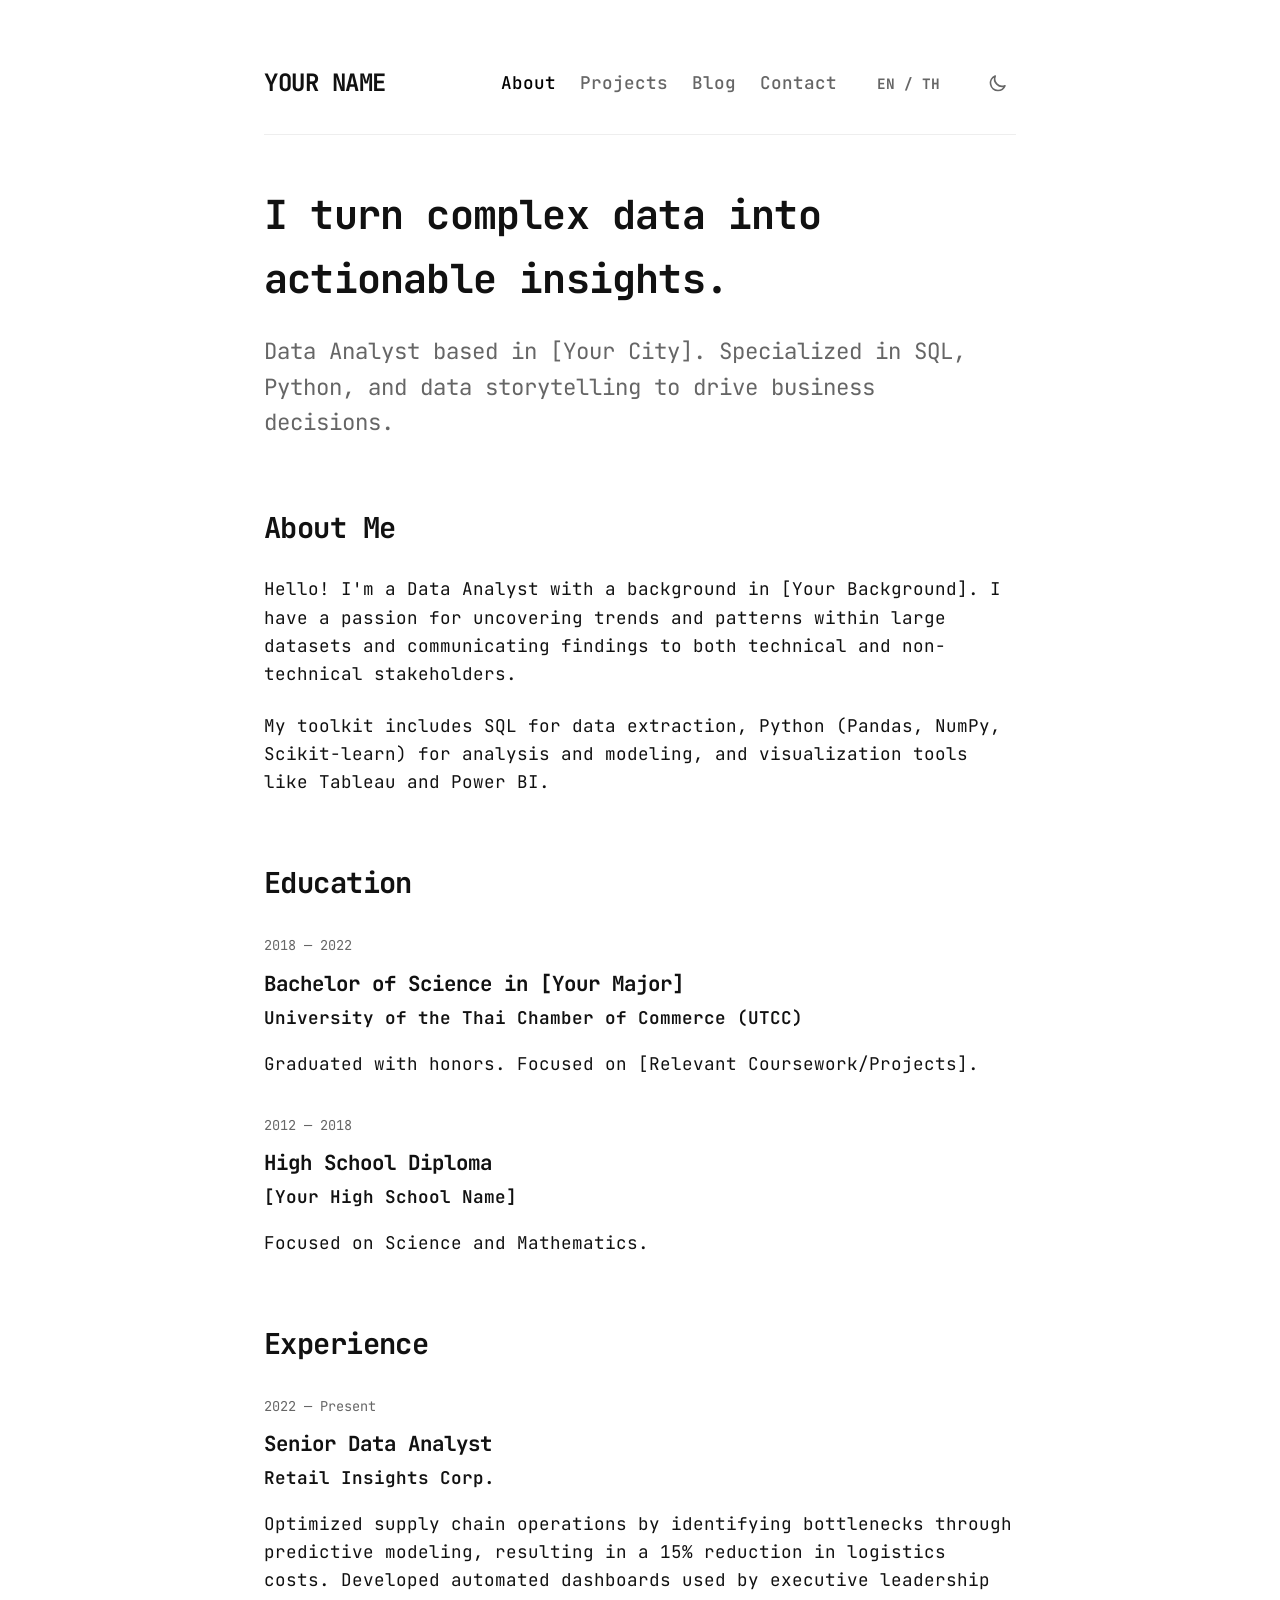
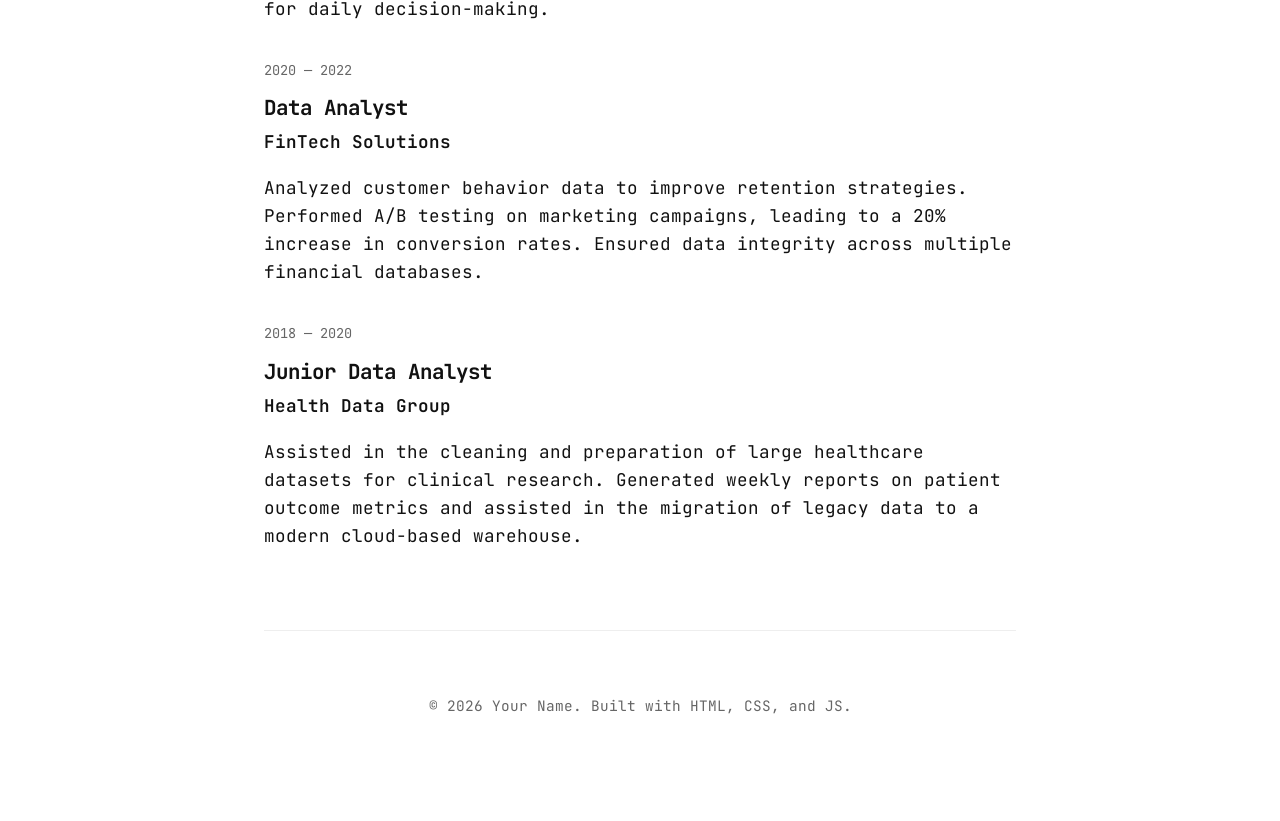
<file: index.html>
<!DOCTYPE html>
<html lang="en">
<head>
    <meta charset="UTF-8">
    <meta name="viewport" content="width=device-width, initial-scale=1.0">
    <title data-en="Your Name | Data Analyst Portfolio" data-th="ชื่อของคุณ | พอร์ตโฟลิโอแนะแนวข้อมูล">Your Name | Data Analyst Portfolio</title>
    <link rel="stylesheet" href="css/style.css">
    <link rel="preconnect" href="https://fonts.googleapis.com">
    <link rel="preconnect" href="https://fonts.gstatic.com" crossorigin>
    <link href="https://fonts.googleapis.com/css2?family=JetBrains+Mono:ital,wght@0,100..800;1,100..800&family=Kanit:wght@300;400;700&display=swap" rel="stylesheet">
    <!-- Inline script to prevent theme flash -->
    <script>
        (function() {
            try {
                var theme = localStorage.getItem('portfolio-theme');
                if (theme === 'dark' || (!theme && window.matchMedia('(prefers-color-scheme: dark)').matches)) {
                    document.documentElement.classList.add('dark');
                }
                var lang = localStorage.getItem('portfolio-lang') || 'en';
                document.documentElement.setAttribute('lang', lang);
            } catch (e) {}
        })();
    </script>
</head>
<body>
    <div class="container">
        <header>
            <div class="nav-container">
                <h1 data-en="YOUR NAME" data-th="ชื่อของคุณ">YOUR NAME</h1>
                <div class="right-nav">
                    <nav>
                        <ul>
                            <li><a href="index.html" class="active" data-en="About" data-th="เกี่ยวกับ">About</a></li>
                            <li><a href="projects.html" data-en="Projects" data-th="โปรเจกต์">Projects</a></li>
                            <li><a href="blog.html" data-en="Blog" data-th="บล็อก">Blog</a></li>
                            <li><a href="contact.html" data-en="Contact" data-th="ติดต่อ">Contact</a></li>
                        </ul>
                    </nav>
                    <button id="lang-toggle" class="lang-toggle" aria-label="Switch Language">
                        EN / TH
                    </button>
                    <button id="theme-toggle" class="theme-toggle" aria-label="Toggle dark mode">
                        <!-- Moon Icon -->
                        <svg id="moon-icon" xmlns="http://www.w3.org/2000/svg" fill="none" viewBox="0 0 24 24" stroke="currentColor">
                            <path stroke-linecap="round" stroke-linejoin="round" stroke-width="2" d="M20.354 15.354A9 9 0 018.646 3.646 9.003 9.003 0 0012 21a9.003 9.003 0 008.354-5.646z" />
                        </svg>
                        <!-- Sun Icon -->
                        <svg id="sun-icon" xmlns="http://www.w3.org/2000/svg" fill="none" viewBox="0 0 24 24" stroke="currentColor">
                            <path stroke-linecap="round" stroke-linejoin="round" stroke-width="2" d="M12 3v1m0 16v1m9-9h-1M4 12H3m15.364-6.364l-.707.707M6.343 17.657l-.707.707m12.728 0l-.707-.707M6.343 6.343l-.707-.707m12.728 12.728l-.707-.707M12 8a4 4 0 100 8 4 4 0 000-8z" />
                        </svg>
                    </button>
                </div>
            </div>
        </header>

        <main>
            <section class="hero">
                <h2 data-en="I turn complex data into actionable insights." data-th="เปลี่ยนข้อมูลที่ซับซ้อนให้กลายเป็นข้อมูลเชิงลึกที่นำไปใช้งานได้จริง">I turn complex data into actionable insights.</h2>
                <p class="lead" data-en="Data Analyst based in [Your City]. Specialized in SQL, Python, and data storytelling to drive business decisions." data-th="นักวิเคราะห์ข้อมูล (Data Analyst) ประจำ [เมืองของคุณ] ผู้เชี่ยวชาญด้าน SQL, Python และการนำเสนอข้อมูล (Data Storytelling) เพื่อขับเคลื่อนการตัดสินใจทางธุรกิจ">Data Analyst based in [Your City]. Specialized in SQL, Python, and data storytelling to drive business decisions.</p>
            </section>

            <section id="about">
                <h2 data-en="About Me" data-th="เกี่ยวกับฉัน">About Me</h2>
                <p data-en="Hello! I'm a Data Analyst with a background in [Your Background]. I have a passion for uncovering trends and patterns within large datasets and communicating findings to both technical and non-technical stakeholders." data-th="สวัสดีครับ! ผมเป็นนักวิเคราะห์ข้อมูลที่มีพื้นฐานมาจาก [ภูมิหลังของคุณ] ผมมีความหลงใหลในการค้นหาแนวโน้มและรูปแบบภายในชุดข้อมูลขนาดใหญ่ และสื่อสารสิ่งที่ค้นพบให้กับผู้ที่มีส่วนได้ส่วนเสียทั้งในสายเทคนิคและไม่ใช่สายเทคนิค">Hello! I'm a Data Analyst with a background in [Your Background]. I have a passion for uncovering trends and patterns within large datasets and communicating findings to both technical and non-technical stakeholders.</p>
                <p data-en="My toolkit includes SQL for data extraction, Python (Pandas, NumPy, Scikit-learn) for analysis and modeling, and visualization tools like Tableau and Power BI." data-th="เครื่องมือที่ผมใช้ประกอบด้วย SQL สำหรับการดึงข้อมูล, Python (Pandas, NumPy, Scikit-learn) สำหรับการวิเคราะห์และสร้างแบบจำลอง และเครื่องมือสร้างภาพข้อมูล เช่น Tableau และ Power BI">My toolkit includes SQL for data extraction, Python (Pandas, NumPy, Scikit-learn) for analysis and modeling, and visualization tools like Tableau and Power BI.</p>
            </section>

            <section id="education">
                <h2 data-en="Education" data-th="การศึกษา">Education</h2>
                
                <div class="resume-item">
                    <span class="date">2018 — 2022</span>
                    <h3 data-en="Bachelor of Science in [Your Major]" data-th="วิทยาศาสตรบัณฑิต สาขา [วิชาเอกของคุณ]">Bachelor of Science in [Your Major]</h3>
                    <span class="role" data-en="University of the Thai Chamber of Commerce (UTCC)" data-th="มหาวิทยาลัยหอการค้าไทย (UTCC)">University of the Thai Chamber of Commerce (UTCC)</span>
                    <p data-en="Graduated with honors. Focused on [Relevant Coursework/Projects]." data-th="สำเร็จการศึกษาด้วยเกียรตินิยม เน้นหนักในด้าน [วิชาที่เกี่ยวข้อง/โปรเจกต์]">Graduated with honors. Focused on [Relevant Coursework/Projects].</p>
                </div>

                <div class="resume-item">
                    <span class="date">2012 — 2018</span>
                    <h3 data-en="High School Diploma" data-th="วุฒิการศึกษาระดับมัธยมปลาย">High School Diploma</h3>
                    <span class="role" data-en="[Your High School Name]" data-th="[ชื่อโรงเรียนมัธยมของคุณ]">[Your High School Name]</span>
                    <p data-en="Focused on Science and Mathematics." data-th="เน้นการเรียนสายวิทยาศาสตร์และคณิตศาสตร์">Focused on Science and Mathematics.</p>
                </div>
            </section>

            <section id="experience">
                <h2 data-en="Experience" data-th="ประสบการณ์การทำงาน">Experience</h2>
                
                <div class="resume-item">
                    <span class="date">2022 — Present</span>
                    <h3 data-en="Senior Data Analyst" data-th="นักวิเคราะห์ข้อมูลอาวุโส">Senior Data Analyst</h3>
                    <span class="role" data-en="Retail Insights Corp." data-th="บริษัท รีเทล อินไซต์ คอร์ป">Retail Insights Corp.</span>
                    <p data-en="Optimized supply chain operations by identifying bottlenecks through predictive modeling, resulting in a 15% reduction in logistics costs. Developed automated dashboards used by executive leadership for daily decision-making." data-th="ปรับปรุงการดำเนินงานของซัพพลายเชนโดยการระบุจุดคอขวดผ่านการสร้างแบบจำลองเชิงคาดการณ์ ส่งผลให้ต้นทุนด้านโลจิสติกส์ลดลง 15% พัฒนาแดชบอร์ดอัตโนมัติที่ผู้บริหารใช้สำหรับการตัดสินใจรายวัน">Optimized supply chain operations by identifying bottlenecks through predictive modeling, resulting in a 15% reduction in logistics costs. Developed automated dashboards used by executive leadership for daily decision-making.</p>
                </div>

                <div class="resume-item">
                    <span class="date">2020 — 2022</span>
                    <h3 data-en="Data Analyst" data-th="นักวิเคราะห์ข้อมูล">Data Analyst</h3>
                    <span class="role" data-en="FinTech Solutions" data-th="บริษัท ฟินเทค โซลูชันส์">FinTech Solutions</span>
                    <p data-en="Analyzed customer behavior data to improve retention strategies. Performed A/B testing on marketing campaigns, leading to a 20% increase in conversion rates. Ensured data integrity across multiple financial databases." data-th="วิเคราะห์ข้อมูลพฤติกรรมลูกค้าเพื่อปรับปรุงกลยุทธ์การรักษาลูกค้า ทำการทดสอบ A/B ในแคมเปญการตลาด ส่งผลให้มีอัตราการเปลี่ยนแปลงเพิ่มขึ้น 20% ตรวจสอบความถูกต้องของข้อมูลในฐานข้อมูลทางการเงินหลายแห่ง">Analyzed customer behavior data to improve retention strategies. Performed A/B testing on marketing campaigns, leading to a 20% increase in conversion rates. Ensured data integrity across multiple financial databases.</p>
                </div>

                <div class="resume-item">
                    <span class="date">2018 — 2020</span>
                    <h3 data-en="Junior Data Analyst" data-th="นักวิเคราะห์ข้อมูลรุ่นเยาว์">Junior Data Analyst</h3>
                    <span class="role" data-en="Health Data Group" data-th="กลุ่มข้อมูลสุขภาพ">Health Data Group</span>
                    <p data-en="Assisted in the cleaning and preparation of large healthcare datasets for clinical research. Generated weekly reports on patient outcome metrics and assisted in the migration of legacy data to a modern cloud-based warehouse." data-th="ช่วยในการทำความสะอาดและจัดเตรียมชุดข้อมูลสุขภาพขนาดใหญ่สำหรับการวิจัยทางคลินิก สร้างรายงานประจำสัปดาห์เกี่ยวกับตัวชี้วัดผลลัพธ์ของผู้ป่วย และช่วยในการโอนย้ายข้อมูลเก่าไปยังคลังข้อมูลบนคลาวด์ที่ทันสมัย">Assisted in the cleaning and preparation of large healthcare datasets for clinical research. Generated weekly reports on patient outcome metrics and assisted in the migration of legacy data to a modern cloud-based warehouse.</p>
                </div>
            </section>
        </main>

        <footer>
            <p data-en="&copy; 2026 Your Name. Built with HTML, CSS, and JS." data-th="&copy; 2026 ชื่อของคุณ สร้างด้วย HTML, CSS และ JS.">&copy; 2026 Your Name. Built with HTML, CSS, and JS.</p>
        </footer>
    </div>
    <script src="js/main.js"></script>
</body>
</html>
</file>
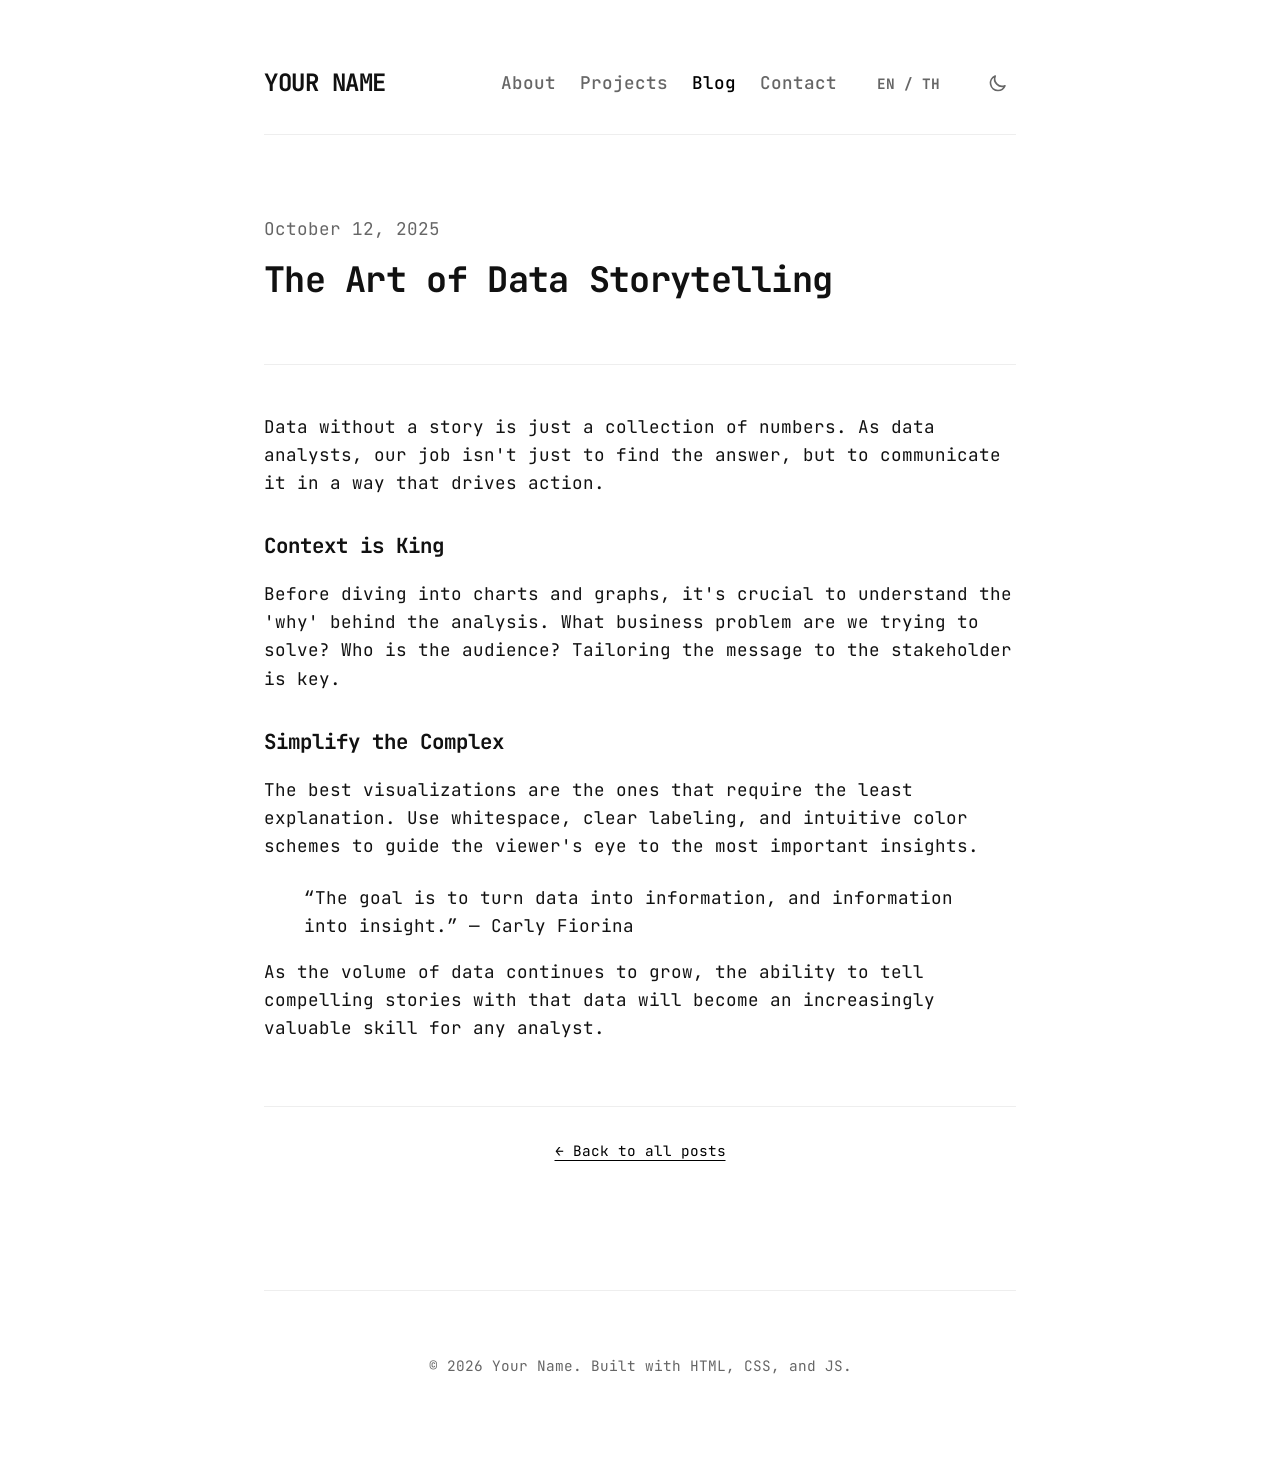
<file: blog-post.html>
<!DOCTYPE html>
<html lang="en">
<head>
    <meta charset="UTF-8">
    <meta name="viewport" content="width=device-width, initial-scale=1.0">
    <title data-en="Blog Post | Your Name | Data Analyst" data-th="โพสต์บล็อก | ชื่อของคุณ | นักวิเคราะห์ข้อมูล">Blog Post | Your Name | Data Analyst</title>
    <link rel="stylesheet" href="css/style.css">
    <link rel="preconnect" href="https://fonts.googleapis.com">
    <link rel="preconnect" href="https://fonts.gstatic.com" crossorigin>
    <link href="https://fonts.googleapis.com/css2?family=JetBrains+Mono:ital,wght@0,100..800;1,100..800&family=Kanit:wght@300;400;700&display=swap" rel="stylesheet">
    <script>
        (function() {
            try {
                var theme = localStorage.getItem('portfolio-theme');
                if (theme === 'dark' || (!theme && window.matchMedia('(prefers-color-scheme: dark)').matches)) {
                    document.documentElement.classList.add('dark');
                }
                var lang = localStorage.getItem('portfolio-lang') || 'en';
                document.documentElement.setAttribute('lang', lang);
            } catch (e) {}
        })();
    </script>
</head>
<body>
    <div class="container">
        <header>
            <div class="nav-container">
                <h1 data-en="YOUR NAME" data-th="ชื่อของคุณ">YOUR NAME</h1>
                <div class="right-nav">
                    <nav>
                        <ul>
                            <li><a href="index.html" data-en="About" data-th="เกี่ยวกับ">About</a></li>
                            <li><a href="projects.html" data-en="Projects" data-th="โปรเจกต์">Projects</a></li>
                            <li><a href="blog.html" class="active" data-en="Blog" data-th="บล็อก">Blog</a></li>
                            <li><a href="contact.html" data-en="Contact" data-th="ติดต่อ">Contact</a></li>
                        </ul>
                    </nav>
                    <button id="lang-toggle" class="lang-toggle" aria-label="Switch Language">
                        EN / TH
                    </button>
                    <button id="theme-toggle" class="theme-toggle" aria-label="Toggle dark mode">
                        <svg id="moon-icon" xmlns="http://www.w3.org/2000/svg" fill="none" viewBox="0 0 24 24" stroke="currentColor">
                            <path stroke-linecap="round" stroke-linejoin="round" stroke-width="2" d="M20.354 15.354A9 9 0 018.646 3.646 9.003 9.003 0 0012 21a9.003 9.003 0 008.354-5.646z" />
                        </svg>
                        <svg id="sun-icon" xmlns="http://www.w3.org/2000/svg" fill="none" viewBox="0 0 24 24" stroke="currentColor">
                            <path stroke-linecap="round" stroke-linejoin="round" stroke-width="2" d="M12 3v1m0 16v1m9-9h-1M4 12H3m15.364-6.364l-.707.707M6.343 17.657l-.707.707m12.728 0l-.707-.707M6.343 6.343l-.707-.707m12.728 12.728l-.707-.707M12 8a4 4 0 100 8 4 4 0 000-8z" />
                        </svg>
                    </button>
                </div>
            </div>
        </header>

        <main>
            <article>
                <header class="post-header">
                    <span class="date" data-en="October 12, 2025" data-th="12 ตุลาคม 2025" style="font-family: var(--font-mono); color: var(--text-secondary);">October 12, 2025</span>
                    <h2 data-en="The Art of Data Storytelling" data-th="ศิลปะแห่งการเล่าเรื่องด้วยข้อมูล" style="margin-top: 0.5rem; font-size: 2.2rem;">The Art of Data Storytelling</h2>
                </header>
                
                <div class="post-content" style="margin-top: 3rem;">
                    <p data-en="Data without a story is just a collection of numbers. As data analysts, our job isn't just to find the answer, but to communicate it in a way that drives action." data-th="ข้อมูลที่ไม่มีเรื่องราวก็เป็นเพียงแค่กลุ่มตัวเลข ในฐานะนักวิเคราะห์ข้อมูล งานของเราไม่ใช่แค่การค้นหาคำตอบ แต่คือการสื่อสารในรูปแบบที่ขับเคลื่อนให้เกิดการลงมือทำ">Data without a story is just a collection of numbers. As data analysts, our job isn't just to find the answer, but to communicate it in a way that drives action.</p>
                    
                    <h3 data-en="Context is King" data-th="บริบทคือหัวใจสำคัญ">Context is King</h3>
                    <p data-en="Before diving into charts and graphs, it's crucial to understand the 'why' behind the analysis. What business problem are we trying to solve? Who is the audience? Tailoring the message to the stakeholder is key." data-th="ก่อนจะดำดิ่งลงไปในแผนภูมิและกราฟ สิ่งสำคัญคือต้องเข้าใจ 'เหตุผล' เบื้องหลังการวิเคราะห์ ปัญหาทางธุรกิจที่เราพยายามแก้ไขคืออะไร? ใครคือกลุ่มเป้าหมาย? การปรับแต่งข้อความให้เหมาะกับผู้มีส่วนได้ส่วนเสียคือหัวใจสำคัญ">Before diving into charts and graphs, it's crucial to understand the "why" behind the analysis. What business problem are we trying to solve? Who is the audience? Tailoring the message to the stakeholder is key.</p>
                    
                    <h3 data-en="Simplify the Complex" data-th="ทำให้เรื่องยากเป็นเรื่องง่าย">Simplify the Complex</h3>
                    <p data-en="The best visualizations are the ones that require the least explanation. Use whitespace, clear labeling, and intuitive color schemes to guide the viewer's eye to the most important insights." data-th="การนำเสนอข้อมูลภาพที่ดีที่สุดคือสิ่งที่มีการอธิบายให้น้อยที่สุด ใช้พื้นที่ว่าง การติดฉลากที่ชัดเจน และโทนสีที่เข้าใจง่ายเพื่อดึงดูดสายตาของผู้ชมไปยังข้อมูลเชิงลึกที่สำคัญที่สุด">The best visualizations are the ones that require the least explanation. Use whitespace, clear labeling, and intuitive color schemes to guide the viewer's eye to the most important insights.</p>
                    
                    <blockquote data-en="&ldquo;The goal is to turn data into information, and information into insight.&rdquo; &mdash; Carly Fiorina" data-th="&ldquo;เป้าหมายคือการเปลี่ยนข้อมูลให้เป็นสารสนเทศ และเปลี่ยนสารสนเทศให้เป็นข้อมูลเชิงลึก&rdquo; &mdash; Carly Fiorina">
                        "The goal is to turn data into information, and information into insight." — Carly Fiorina
                    </blockquote>
                    
                    <p data-en="As the volume of data continues to grow, the ability to tell compelling stories with that data will become an increasingly valuable skill for any analyst." data-th="เมื่อปริมาณข้อมูลเติบโตขึ้นอย่างต่อเนื่อง ความสามารถในการเล่าเรื่องราวที่น่าสนใจด้วยข้อมูลนั้นจะกลายเป็นทักษะที่มีคุณค่ามากขึ้นสำหรับนักวิเคราะห์ทุกคน">As the volume of data continues to grow, the ability to tell compelling stories with that data will become an increasingly valuable skill for any analyst.</p>
                </div>
                
                <footer style="margin-top: 4rem; border-top: 1px solid var(--border-color); padding-top: 2rem;">
                    <a href="blog.html" data-en="&larr; Back to all posts" data-th="&larr; กลับไปยังโพสต์ทั้งหมด">&larr; Back to all posts</a>
                </footer>
            </article>
        </main>

        <footer>
            <p data-en="&copy; 2026 Your Name. Built with HTML, CSS, and JS." data-th="&copy; 2026 ชื่อของคุณ สร้างด้วย HTML, CSS และ JS.">&copy; 2026 Your Name. Built with HTML, CSS, and JS.</p>
        </footer>
    </div>
    <script src="js/main.js"></script>
</body>
</html>
</file>
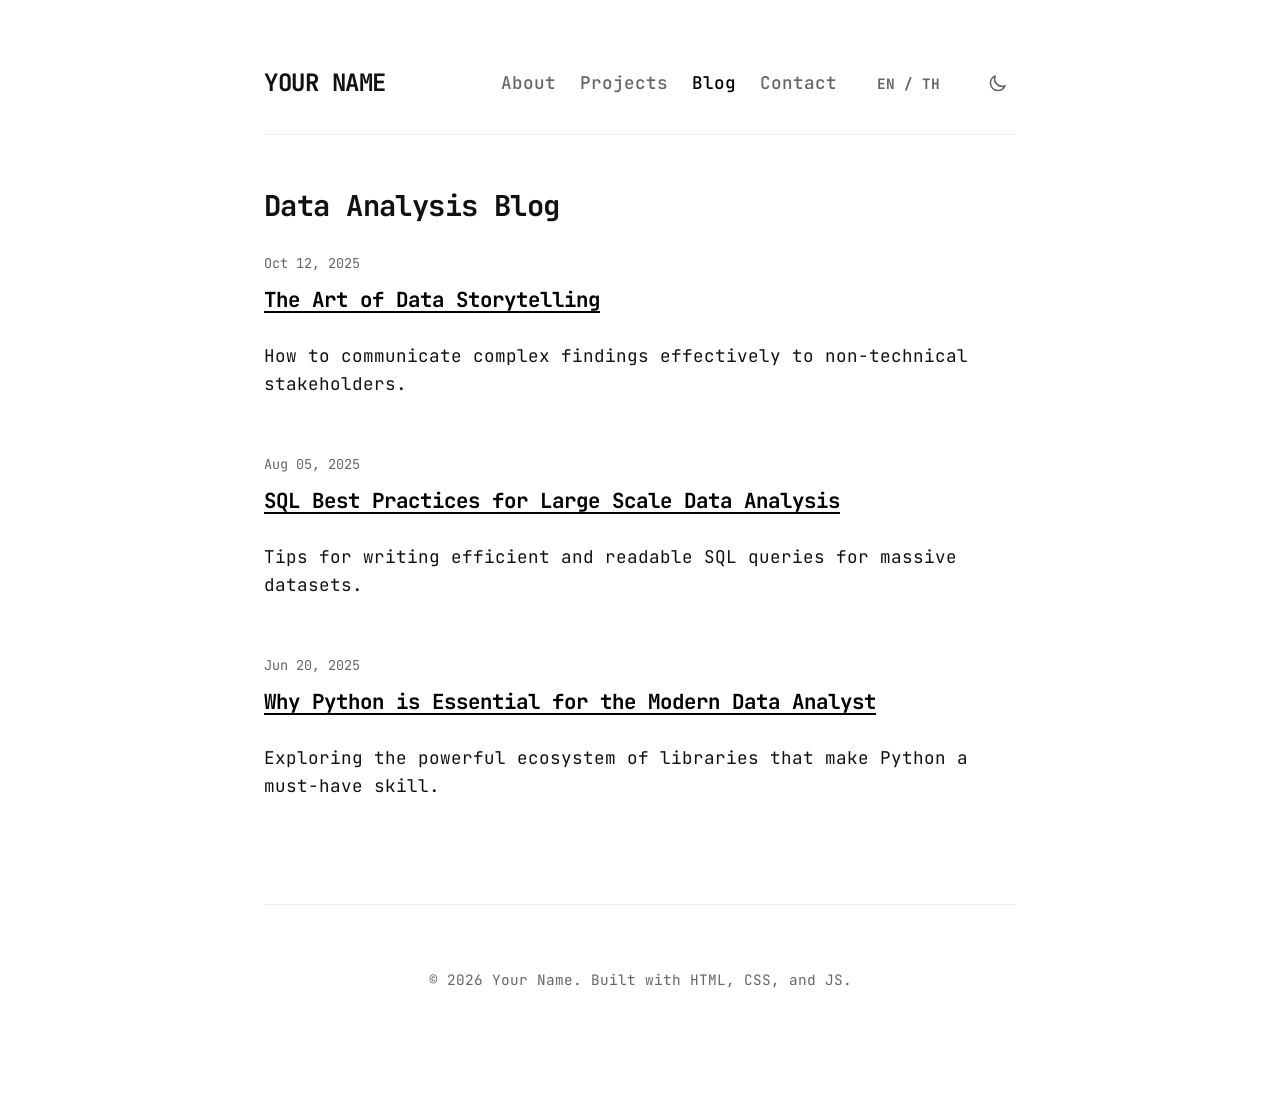
<file: blog.html>
<!DOCTYPE html>
<html lang="en">
<head>
    <meta charset="UTF-8">
    <meta name="viewport" content="width=device-width, initial-scale=1.0">
    <title data-en="Blog | Your Name | Data Analyst" data-th="บล็อก | ชื่อของคุณ | นักวิเคราะห์ข้อมูล">Blog | Your Name | Data Analyst</title>
    <link rel="stylesheet" href="css/style.css">
    <link rel="preconnect" href="https://fonts.googleapis.com">
    <link rel="preconnect" href="https://fonts.gstatic.com" crossorigin>
    <link href="https://fonts.googleapis.com/css2?family=JetBrains+Mono:ital,wght@0,100..800;1,100..800&family=Kanit:wght@300;400;700&display=swap" rel="stylesheet">
    <script>
        (function() {
            try {
                var theme = localStorage.getItem('portfolio-theme');
                if (theme === 'dark' || (!theme && window.matchMedia('(prefers-color-scheme: dark)').matches)) {
                    document.documentElement.classList.add('dark');
                }
                var lang = localStorage.getItem('portfolio-lang') || 'en';
                document.documentElement.setAttribute('lang', lang);
            } catch (e) {}
        })();
    </script>
</head>
<body>
    <div class="container">
        <header>
            <div class="nav-container">
                <h1 data-en="YOUR NAME" data-th="ชื่อของคุณ">YOUR NAME</h1>
                <div class="right-nav">
                    <nav>
                        <ul>
                            <li><a href="index.html" data-en="About" data-th="เกี่ยวกับ">About</a></li>
                            <li><a href="projects.html" data-en="Projects" data-th="โปรเจกต์">Projects</a></li>
                            <li><a href="blog.html" class="active" data-en="Blog" data-th="บล็อก">Blog</a></li>
                            <li><a href="contact.html" data-en="Contact" data-th="ติดต่อ">Contact</a></li>
                        </ul>
                    </nav>
                    <button id="lang-toggle" class="lang-toggle" aria-label="Switch Language">
                        EN / TH
                    </button>
                    <button id="theme-toggle" class="theme-toggle" aria-label="Toggle dark mode">
                        <svg id="moon-icon" xmlns="http://www.w3.org/2000/svg" fill="none" viewBox="0 0 24 24" stroke="currentColor">
                            <path stroke-linecap="round" stroke-linejoin="round" stroke-width="2" d="M20.354 15.354A9 9 0 018.646 3.646 9.003 9.003 0 0012 21a9.003 9.003 0 008.354-5.646z" />
                        </svg>
                        <svg id="sun-icon" xmlns="http://www.w3.org/2000/svg" fill="none" viewBox="0 0 24 24" stroke="currentColor">
                            <path stroke-linecap="round" stroke-linejoin="round" stroke-width="2" d="M12 3v1m0 16v1m9-9h-1M4 12H3m15.364-6.364l-.707.707M6.343 17.657l-.707.707m12.728 0l-.707-.707M6.343 6.343l-.707-.707m12.728 12.728l-.707-.707M12 8a4 4 0 100 8 4 4 0 000-8z" />
                        </svg>
                    </button>
                </div>
            </div>
        </header>

        <main>
            <section id="blog">
                <h2 data-en="Data Analysis Blog" data-th="บล็อกการวิเคราะห์ข้อมูล">Data Analysis Blog</h2>
                <ul class="blog-list">
                    <li class="blog-item">
                        <span class="date" data-en="Oct 12, 2025" data-th="12 ต.ค. 2025">Oct 12, 2025</span>
                        <h3><a href="blog-post.html" data-en="The Art of Data Storytelling" data-th="ศิลปะแห่งการเล่าเรื่องด้วยข้อมูล">The Art of Data Storytelling</a></h3>
                        <p data-en="How to communicate complex findings effectively to non-technical stakeholders." data-th="วิธีสื่อสารผลลัพธ์ที่ซับซ้อนอย่างมีประสิทธิภาพให้กับผู้มีส่วนได้ส่วนเสียที่ไม่ใช่สายเทคนิค">How to communicate complex findings effectively to non-technical stakeholders.</p>
                    </li>
                    <li class="blog-item">
                        <span class="date" data-en="Aug 05, 2025" data-th="05 ส.ค. 2025">Aug 05, 2025</span>
                        <h3><a href="#" data-en="SQL Best Practices for Large Scale Data Analysis" data-th="แนวทางปฏิบัติที่ดีที่สุดของ SQL สำหรับการวิเคราะห์ข้อมูลขนาดใหญ่">SQL Best Practices for Large Scale Data Analysis</a></h3>
                        <p data-en="Tips for writing efficient and readable SQL queries for massive datasets." data-th="เคล็ดลับในการเขียนแบบสอบถาม SQL ที่มีประสิทธิภาพและอ่านง่ายสำหรับชุดข้อมูลมหาศาล">Tips for writing efficient and readable SQL queries for massive datasets.</p>
                    </li>
                    <li class="blog-item">
                        <span class="date" data-en="Jun 20, 2025" data-th="20 มิ.ย. 2025">Jun 20, 2025</span>
                        <h3><a href="#" data-en="Why Python is Essential for the Modern Data Analyst" data-th="ทำไม Python ถึงจำเป็นสำหรับนักวิเคราะห์ข้อมูลยุคใหม่">Why Python is Essential for the Modern Data Analyst</a></h3>
                        <p data-en="Exploring the powerful ecosystem of libraries that make Python a must-have skill." data-th="สำรวจระบบนิเวศที่ทรงพลังของไลบรารีที่ทำให้ Python เป็นทักษะที่ต้องมี">Exploring the powerful ecosystem of libraries that make Python a must-have skill.</p>
                    </li>
                </ul>
            </section>
        </main>

        <footer>
            <p data-en="&copy; 2026 Your Name. Built with HTML, CSS, and JS." data-th="&copy; 2026 ชื่อของคุณ สร้างด้วย HTML, CSS และ JS.">&copy; 2026 Your Name. Built with HTML, CSS, and JS.</p>
        </footer>
    </div>
    <script src="js/main.js"></script>
</body>
</html>
</file>
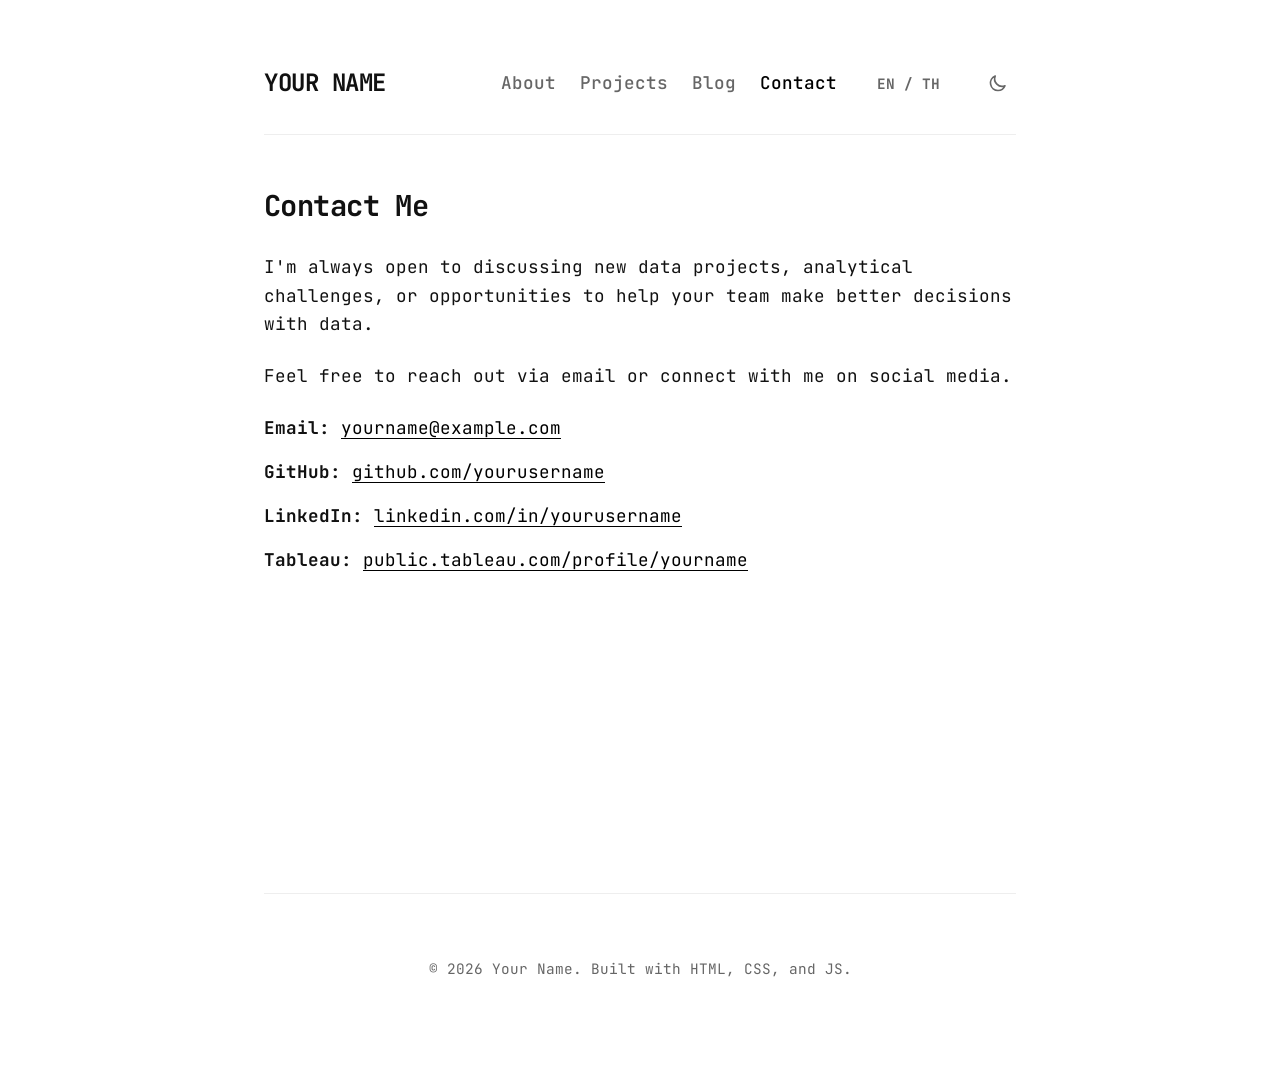
<file: contact.html>
<!DOCTYPE html>
<html lang="en">
<head>
    <meta charset="UTF-8">
    <meta name="viewport" content="width=device-width, initial-scale=1.0">
    <title data-en="Contact | Your Name | Data Analyst" data-th="ติดต่อ | ชื่อของคุณ | นักวิเคราะห์ข้อมูล">Contact | Your Name | Data Analyst</title>
    <link rel="stylesheet" href="css/style.css">
    <link rel="preconnect" href="https://fonts.googleapis.com">
    <link rel="preconnect" href="https://fonts.gstatic.com" crossorigin>
    <link href="https://fonts.googleapis.com/css2?family=JetBrains+Mono:ital,wght@0,100..800;1,100..800&family=Kanit:wght@300;400;700&display=swap" rel="stylesheet">
    <script>
        (function() {
            try {
                var theme = localStorage.getItem('portfolio-theme');
                if (theme === 'dark' || (!theme && window.matchMedia('(prefers-color-scheme: dark)').matches)) {
                    document.documentElement.classList.add('dark');
                }
                var lang = localStorage.getItem('portfolio-lang') || 'en';
                document.documentElement.setAttribute('lang', lang);
            } catch (e) {}
        })();
    </script>
</head>
<body>
    <div class="container">
        <header>
            <div class="nav-container">
                <h1 data-en="YOUR NAME" data-th="ชื่อของคุณ">YOUR NAME</h1>
                <div class="right-nav">
                    <nav>
                        <ul>
                            <li><a href="index.html" data-en="About" data-th="เกี่ยวกับ">About</a></li>
                            <li><a href="projects.html" data-en="Projects" data-th="โปรเจกต์">Projects</a></li>
                            <li><a href="blog.html" data-en="Blog" data-th="บล็อก">Blog</a></li>
                            <li><a href="contact.html" class="active" data-en="Contact" data-th="ติดต่อ">Contact</a></li>
                        </ul>
                    </nav>
                    <button id="lang-toggle" class="lang-toggle" aria-label="Switch Language">
                        EN / TH
                    </button>
                    <button id="theme-toggle" class="theme-toggle" aria-label="Toggle dark mode">
                        <svg id="moon-icon" xmlns="http://www.w3.org/2000/svg" fill="none" viewBox="0 0 24 24" stroke="currentColor">
                            <path stroke-linecap="round" stroke-linejoin="round" stroke-width="2" d="M20.354 15.354A9 9 0 018.646 3.646 9.003 9.003 0 0012 21a9.003 9.003 0 008.354-5.646z" />
                        </svg>
                        <svg id="sun-icon" xmlns="http://www.w3.org/2000/svg" fill="none" viewBox="0 0 24 24" stroke="currentColor">
                            <path stroke-linecap="round" stroke-linejoin="round" stroke-width="2" d="M12 3v1m0 16v1m9-9h-1M4 12H3m15.364-6.364l-.707.707M6.343 17.657l-.707.707m12.728 0l-.707-.707M6.343 6.343l-.707-.707m12.728 12.728l-.707-.707M12 8a4 4 0 100 8 4 4 0 000-8z" />
                        </svg>
                    </button>
                </div>
            </div>
        </header>

        <main>
            <section id="contact">
                <h2 data-en="Contact Me" data-th="ติดต่อฉัน">Contact Me</h2>
                <p data-en="I'm always open to discussing new data projects, analytical challenges, or opportunities to help your team make better decisions with data." data-th="ผมเปิดรับการพูดคุยเกี่ยวกับโปรเจกต์ข้อมูลใหม่ๆ ความท้าทายในการวิเคราะห์ หรือโอกาสในการช่วยทีมของคุณตัดสินใจได้ดีขึ้นด้วยข้อมูลเสมอ">I'm always open to discussing new data projects, analytical challenges, or opportunities to help your team make better decisions with data.</p>
                <p data-en="Feel free to reach out via email or connect with me on social media." data-th="ติดต่อผมได้ทางอีเมลหรือเชื่อมต่อกับผมผ่านโซเชียลมีเดีย">Feel free to reach out via email or connect with me on social media.</p>
                
                <ul style="list-style: none; padding: 0;">
                    <li style="margin-bottom: 1rem;"><strong data-en="Email:" data-th="อีเมล:">Email:</strong> <a href="mailto:yourname@example.com">yourname@example.com</a></li>
                    <li style="margin-bottom: 1rem;"><strong data-en="GitHub:" data-th="GitHub:">GitHub:</strong> <a href="https://github.com/yourusername" target="_blank">github.com/yourusername</a></li>
                    <li style="margin-bottom: 1rem;"><strong data-en="LinkedIn:" data-th="LinkedIn:">LinkedIn:</strong> <a href="https://linkedin.com/in/yourusername" target="_blank">linkedin.com/in/yourusername</a></li>
                    <li style="margin-bottom: 1rem;"><strong data-en="Tableau:" data-th="Tableau:">Tableau:</strong> <a href="#" target="_blank">public.tableau.com/profile/yourname</a></li>
                </ul>
            </section>
        </main>

        <footer>
            <p data-en="&copy; 2026 Your Name. Built with HTML, CSS, and JS." data-th="&copy; 2026 ชื่อของคุณ สร้างด้วย HTML, CSS และ JS.">&copy; 2026 Your Name. Built with HTML, CSS, and JS.</p>
        </footer>
    </div>
    <script src="js/main.js"></script>
</body>
</html>
</file>
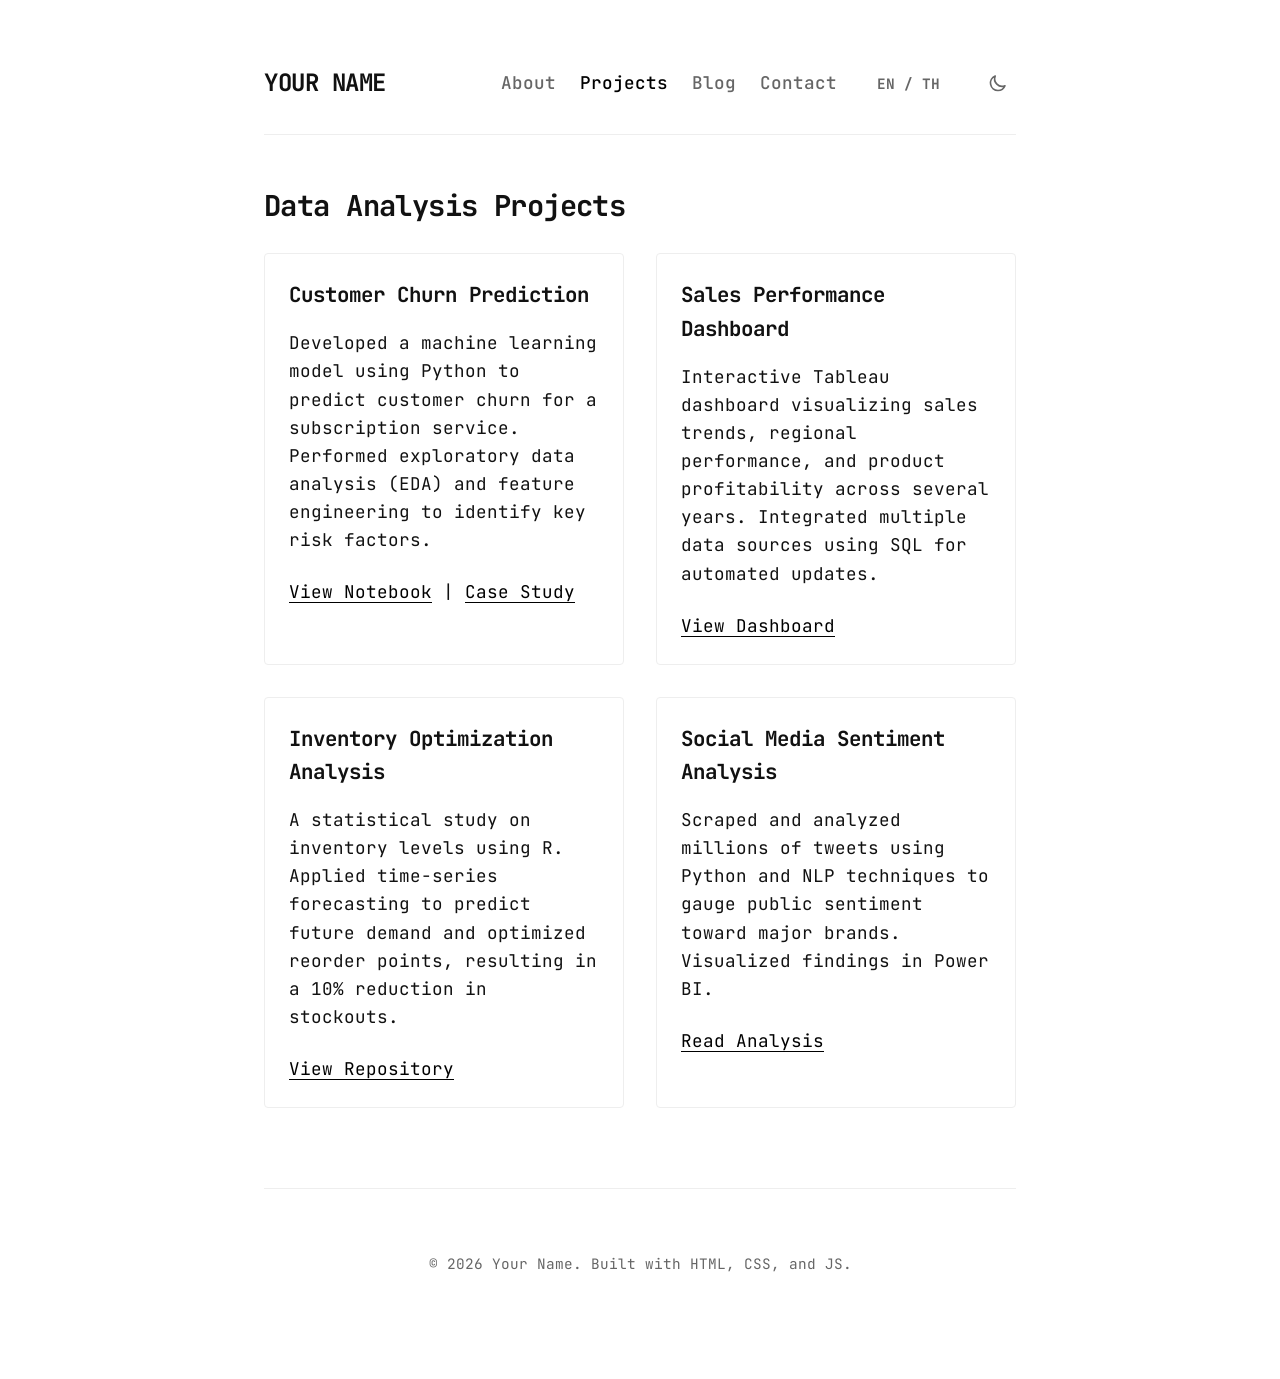
<file: projects.html>
<!DOCTYPE html>
<html lang="en">
<head>
    <meta charset="UTF-8">
    <meta name="viewport" content="width=device-width, initial-scale=1.0">
    <title data-en="Projects | Your Name | Data Analyst" data-th="โปรเจกต์ | ชื่อของคุณ | นักวิเคราะห์ข้อมูล">Projects | Your Name | Data Analyst</title>
    <link rel="stylesheet" href="css/style.css">
    <link rel="preconnect" href="https://fonts.googleapis.com">
    <link rel="preconnect" href="https://fonts.gstatic.com" crossorigin>
    <link href="https://fonts.googleapis.com/css2?family=JetBrains+Mono:ital,wght@0,100..800;1,100..800&family=Kanit:wght@300;400;700&display=swap" rel="stylesheet">
    <script>
        (function() {
            try {
                var theme = localStorage.getItem('portfolio-theme');
                if (theme === 'dark' || (!theme && window.matchMedia('(prefers-color-scheme: dark)').matches)) {
                    document.documentElement.classList.add('dark');
                }
                var lang = localStorage.getItem('portfolio-lang') || 'en';
                document.documentElement.setAttribute('lang', lang);
            } catch (e) {}
        })();
    </script>
</head>
<body>
    <div class="container">
        <header>
            <div class="nav-container">
                <h1 data-en="YOUR NAME" data-th="ชื่อของคุณ">YOUR NAME</h1>
                <div class="right-nav">
                    <nav>
                        <ul>
                            <li><a href="index.html" data-en="About" data-th="เกี่ยวกับ">About</a></li>
                            <li><a href="projects.html" class="active" data-en="Projects" data-th="โปรเจกต์">Projects</a></li>
                            <li><a href="blog.html" data-en="Blog" data-th="บล็อก">Blog</a></li>
                            <li><a href="contact.html" data-en="Contact" data-th="ติดต่อ">Contact</a></li>
                        </ul>
                    </nav>
                    <button id="lang-toggle" class="lang-toggle" aria-label="Switch Language">
                        EN / TH
                    </button>
                    <button id="theme-toggle" class="theme-toggle" aria-label="Toggle dark mode">
                        <svg id="moon-icon" xmlns="http://www.w3.org/2000/svg" fill="none" viewBox="0 0 24 24" stroke="currentColor">
                            <path stroke-linecap="round" stroke-linejoin="round" stroke-width="2" d="M20.354 15.354A9 9 0 018.646 3.646 9.003 9.003 0 0012 21a9.003 9.003 0 008.354-5.646z" />
                        </svg>
                        <svg id="sun-icon" xmlns="http://www.w3.org/2000/svg" fill="none" viewBox="0 0 24 24" stroke="currentColor">
                            <path stroke-linecap="round" stroke-linejoin="round" stroke-width="2" d="M12 3v1m0 16v1m9-9h-1M4 12H3m15.364-6.364l-.707.707M6.343 17.657l-.707.707m12.728 0l-.707-.707M6.343 6.343l-.707-.707m12.728 12.728l-.707-.707M12 8a4 4 0 100 8 4 4 0 000-8z" />
                        </svg>
                    </button>
                </div>
            </div>
        </header>

        <main>
            <section id="projects">
                <h2 data-en="Data Analysis Projects" data-th="โปรเจกต์การวิเคราะห์ข้อมูล">Data Analysis Projects</h2>
                <div class="grid">
                    <div class="card">
                        <h3 data-en="Customer Churn Prediction" data-th="การคาดการณ์การยกเลิกบริการของลูกค้า">Customer Churn Prediction</h3>
                        <p data-en="Developed a machine learning model using Python to predict customer churn for a subscription service. Performed exploratory data analysis (EDA) and feature engineering to identify key risk factors." data-th="พัฒนาแบบจำลองการเรียนรู้ของเครื่องโดยใช้ Python เพื่อคาดการณ์การยกเลิกสมาชิกสำหรับบริการแบบบอกรับสมาชิก ทำการวิเคราะห์ข้อมูลเชิงสำรวจ (EDA) และวิศวกรรมฟีเจอร์เพื่อระบุปัจจัยเสี่ยงที่สำคัญ">Developed a machine learning model using Python to predict customer churn for a subscription service. Performed exploratory data analysis (EDA) and feature engineering to identify key risk factors.</p>
                        <a href="#" target="_blank" data-en="View Notebook" data-th="ดูสมุดบันทึก">View Notebook</a> | <a href="#" target="_blank" data-en="Case Study" data-th="กรณีศึกษา">Case Study</a>
                    </div>

                    <div class="card">
                        <h3 data-en="Sales Performance Dashboard" data-th="แดชบอร์ดประสิทธิภาพการขาย">Sales Performance Dashboard</h3>
                        <p data-en="Interactive Tableau dashboard visualizing sales trends, regional performance, and product profitability across several years. Integrated multiple data sources using SQL for automated updates." data-th="แดชบอร์ด Tableau แบบโต้ตอบที่แสดงภาพแนวโน้มการขาย ประสิทธิภาพตามภูมิภาค และความสามารถในการทำกำไรของผลิตภัณฑ์ในช่วงเวลาหลายปี รวมแหล่งข้อมูลหลายแห่งโดยใช้ SQL สำหรับการอัปเดตอัตโนมัติ">Interactive Tableau dashboard visualizing sales trends, regional performance, and product profitability across several years. Integrated multiple data sources using SQL for automated updates.</p>
                        <a href="#" target="_blank" data-en="View Dashboard" data-th="ดูแดชบอร์ด">View Dashboard</a>
                    </div>

                    <div class="card">
                        <h3 data-en="Inventory Optimization Analysis" data-th="การวิเคราะห์การเพิ่มประสิทธิภาพสินค้าคงคลัง">Inventory Optimization Analysis</h3>
                        <p data-en="A statistical study on inventory levels using R. Applied time-series forecasting to predict future demand and optimized reorder points, resulting in a 10% reduction in stockouts." data-th="การศึกษาทางสถิติเกี่ยวกับระดับสินค้าคงคลังโดยใช้ R ใช้การคาดการณ์อนุกรมเวลาเพื่อทำนายความต้องการในอนาคตและเพิ่มประสิทธิภาพจุดสั่งซื้อใหม่ ส่งผลให้สินค้าขาดสต็อกลดลง 10%">A statistical study on inventory levels using R. Applied time-series forecasting to predict future demand and optimized reorder points, resulting in a 10% reduction in stockouts.</p>
                        <a href="#" target="_blank" data-en="View Repository" data-th="ดูคลังรหัสผ่าน">View Repository</a>
                    </div>

                    <div class="card">
                        <h3 data-en="Social Media Sentiment Analysis" data-th="การวิเคราะห์ความรู้สึกจากโซเชียลมีเดีย">Social Media Sentiment Analysis</h3>
                        <p data-en="Scraped and analyzed millions of tweets using Python and NLP techniques to gauge public sentiment toward major brands. Visualized findings in Power BI." data-th="รวบรวมและวิเคราะห์ทวีตหลายล้านรายการโดยใช้ Python และเทคนิค NLP เพื่อวัดความรู้สึกของสาธารณะต่อแบรนด์หลักๆ แสดงผลลัพธ์ใน Power BI">Scraped and analyzed millions of tweets using Python and NLP techniques to gauge public sentiment toward major brands. Visualized findings in Power BI.</p>
                        <a href="#" target="_blank" data-en="Read Analysis" data-th="อ่านบทวิเคราะห์">Read Analysis</a>
                    </div>
                </div>
            </section>
        </main>

        <footer>
            <p data-en="&copy; 2026 Your Name. Built with HTML, CSS, and JS." data-th="&copy; 2026 ชื่อของคุณ สร้างด้วย HTML, CSS และ JS.">&copy; 2026 Your Name. Built with HTML, CSS, and JS.</p>
        </footer>
    </div>
    <script src="js/main.js"></script>
</body>
</html>
</file>
<file: css/style.css>
:root {
    --bg-color: #ffffff;
    --text-color: #111111;
    --text-secondary: #666666;
    --accent-color: #000000;
    --link-color: #000000;
    --link-hover: #555555;
    --border-color: #eeeeee;
    --card-bg: #ffffff;
    --max-width: 800px;
    --font-main: 'JetBrains Mono', monospace;
    --font-mono: 'JetBrains Mono', monospace;
    --font-thai: 'Kanit', sans-serif;
    --spacing: 1.5rem;
}

html[lang="th"] {
    --font-main: var(--font-thai);
}

html.dark {
    --bg-color: #0a0a0a;
    --text-color: #f5f5f5;
    --text-secondary: #a0a0a0;
    --accent-color: #ffffff;
    --link-color: #ffffff;
    --link-hover: #cccccc;
    --border-color: #222222;
    --card-bg: #111111;
}

* {
    box-sizing: border-box;
}

body {
    margin: 0;
    padding: 0;
    background-color: var(--bg-color);
    color: var(--text-color);
    font-family: var(--font-main);
    line-height: 1.6;
    font-size: 1.1rem;
    -webkit-font-smoothing: antialiased;
    transition: background-color 0.3s ease, color 0.3s ease;
}

.container {
    max-width: var(--max-width);
    margin: 0 auto;
    padding: 2rem var(--spacing);
}

header {
    border-bottom: 1px solid var(--border-color);
    padding: 2rem 0;
    margin-bottom: 3rem;
    transition: border-color 0.3s ease;
}

header .nav-container {
    display: flex;
    justify-content: space-between;
    align-items: center;
}

header .right-nav {
    display: flex;
    align-items: center;
    gap: 2rem;
}

header h1 {
    font-size: 1.5rem;
    margin: 0;
    font-weight: 700;
    letter-spacing: -0.02em;
}

/* Theme Toggle */
.theme-toggle, .lang-toggle {
    background: none;
    border: none;
    cursor: pointer;
    padding: 0.5rem;
    color: var(--text-secondary);
    display: flex;
    align-items: center;
    justify-content: center;
    transition: color 0.2s ease;
    font-family: var(--font-mono);
    font-weight: 700;
    font-size: 0.9rem;
}

.theme-toggle:hover, .lang-toggle:hover {
    color: var(--accent-color);
}

.theme-toggle svg {
    width: 20px;
    height: 20px;
    stroke-width: 2;
}

#sun-icon { display: none; }
#moon-icon { display: block; }

html.dark #sun-icon { display: block; }
html.dark #moon-icon { display: none; }

nav ul {
    list-style: none;
    padding: 0;
    margin: 0;
    display: flex;
    gap: 1.5rem;
}

nav a {
    text-decoration: none;
    color: var(--text-secondary);
    font-weight: 500;
    transition: color 0.2s ease;
}

nav a:hover, nav a.active {
    color: var(--accent-color);
}

main {
    min-height: 70vh;
}

h2 {
    font-size: 1.8rem;
    margin-top: 3rem;
    margin-bottom: 1.5rem;
    letter-spacing: -0.02em;
}

h3 {
    font-size: 1.3rem;
    margin-top: 2rem;
    margin-bottom: 1rem;
}

p {
    margin-bottom: 1.5rem;
}

a {
    color: var(--link-color);
    text-underline-offset: 4px;
    transition: color 0.2s ease;
}

a:hover {
    color: var(--link-hover);
}

footer {
    border-top: 1px solid var(--border-color);
    padding: 3rem 0;
    margin-top: 5rem;
    color: var(--text-secondary);
    font-size: 0.9rem;
    text-align: center;
}

/* Hero Section */
.hero {
    margin-bottom: 4rem;
}

.hero h2 {
    font-size: 2.5rem;
    margin-top: 0;
    margin-bottom: 1rem;
}

.hero p.lead {
    font-size: 1.4rem;
    color: var(--text-secondary);
}

/* Sections */
section {
    margin-bottom: 4rem;
}

.resume-item {
    margin-bottom: 2rem;
}

.resume-item .date {
    font-family: var(--font-mono);
    font-size: 0.85rem;
    color: var(--text-secondary);
}

.resume-item h3 {
    margin-top: 0.5rem;
    margin-bottom: 0.25rem;
}

.resume-item .role {
    font-weight: 600;
    display: block;
    margin-bottom: 0.5rem;
}

/* Grid for Projects */
.grid {
    display: grid;
    grid-template-columns: repeat(auto-fill, minmax(300px, 1fr));
    gap: 2rem;
}

.card {
    border: 1px solid var(--border-color);
    padding: 1.5rem;
    border-radius: 4px;
    transition: transform 0.2s ease, box-shadow 0.2s ease;
}

.card:hover {
    transform: translateY(-4px);
    box-shadow: 0 4px 12px rgba(0,0,0,0.05);
}

.card h3 {
    margin-top: 0;
}

/* Blog List */
.blog-list {
    list-style: none;
    padding: 0;
}

.blog-item {
    margin-bottom: 2rem;
    display: flex;
    flex-direction: column;
}

.blog-item .date {
    font-family: var(--font-mono);
    font-size: 0.85rem;
    color: var(--text-secondary);
}

.blog-item h3 {
    margin-top: 0.5rem;
    margin-bottom: 0.5rem;
}

/* Responsive */
@media (max-width: 600px) {
    header .nav-container {
        flex-direction: column;
        align-items: flex-start;
        gap: 1.5rem;
    }
    
    .hero h2 {
        font-size: 2rem;
    }
}
</file>
